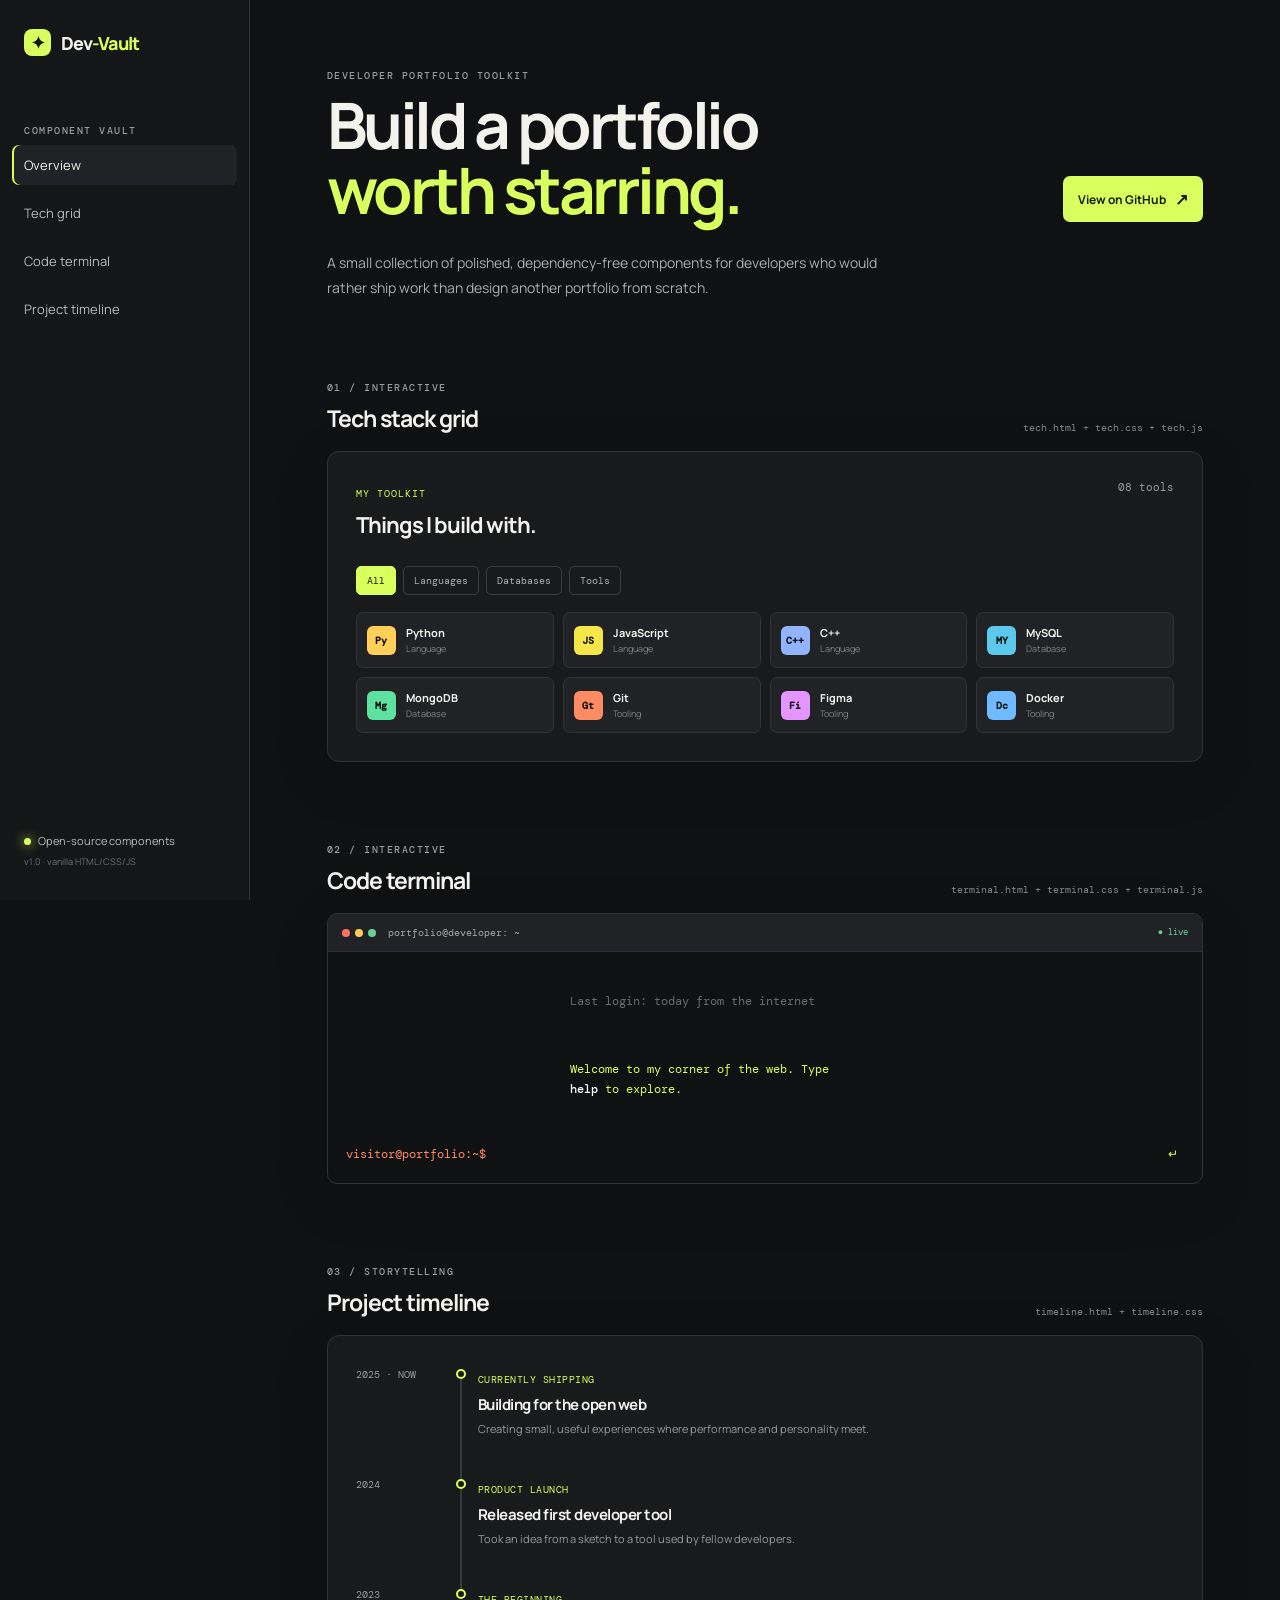
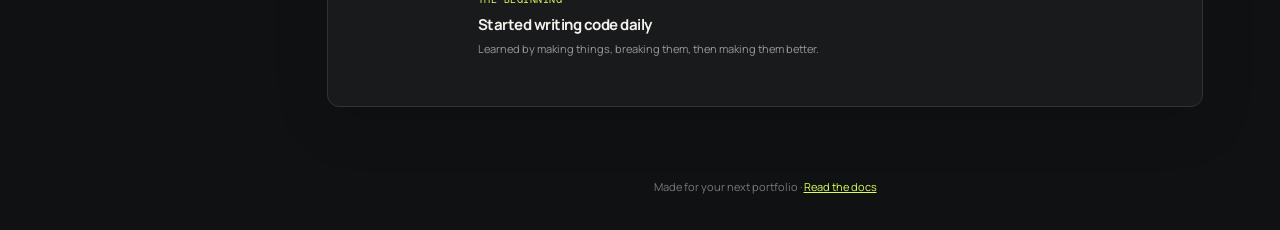
<file: index.html>
<!doctype html>
<html lang="en">
    <head>
        <meta charset="UTF-8" />
        <meta name="viewport" content="width=device-width, initial-scale=1.0" />
        <meta
            name="description"
            content="A preview gallery of plug-and-play developer portfolio UI components."
        />
        <title>Dev Vault · Portfolio Components</title>
        <link rel="preconnect" href="https://fonts.googleapis.com" />
        <link rel="preconnect" href="https://fonts.gstatic.com" crossorigin />
        <link
            href="https://fonts.googleapis.com/css2?family=DM+Mono:wght@400;500&family=Manrope:wght@400;500;600;700;800&display=swap"
            rel="stylesheet"
        />
        <link rel="stylesheet" href="style.css" />
        <link rel="stylesheet" href="components/tech-grid/tech.css" />
        <link rel="stylesheet" href="components/code-terminal/terminal.css" />
        <link
            rel="stylesheet"
            href="components/project-timeline/timeline.css"
        />
    </head>
    <body>
        <div class="dashboard-shell">
            <aside class="sidebar">
                <a class="brand" href="#top" aria-label="Dev Vault home"
                    ><span class="brand-mark">✦</span
                    ><span>Dev<span>-Vault</span></span></a
                >
                <nav aria-label="Component navigation">
                    <p class="nav-label">Component vault</p>
                    <a class="nav-link active" href="#top">Overview</a>
                    <a class="nav-link" href="#tech-grid">Tech grid</a>
                    <a class="nav-link" href="#terminal">Code terminal</a>
                    <a class="nav-link" href="#timeline">Project timeline</a>
                </nav>
                <div class="sidebar-bottom">
                    <span class="status-dot"></span> Open-source components<br /><small
                        >v1.0 · vanilla HTML/CSS/JS</small
                    >
                </div>
            </aside>

            <main id="top" class="content">
                <header class="hero">
                    <div>
                        <p class="eyebrow">Developer portfolio toolkit</p>
                        <h1>Build a portfolio<br /><em>worth starring.</em></h1>
                    </div>
                    <a
                        class="button button-primary"
                        href="https://github.com/"
                        target="_blank"
                        rel="noreferrer"
                        >View on GitHub <span>↗</span></a
                    >
                </header>
                <p class="intro">
                    A small collection of polished, dependency-free components
                    for developers who would rather ship work than design
                    another portfolio from scratch.
                </p>

                <section id="tech-grid" class="component-section">
                    <div class="section-heading">
                        <div>
                            <p class="eyebrow">01 / Interactive</p>
                            <h2>Tech stack grid</h2>
                        </div>
                        <span class="file-tag"
                            >tech.html + tech.css + tech.js</span
                        >
                    </div>
                    <div class="preview-card tech-grid-component">
                        <div class="tech-grid-header">
                            <div>
                                <span class="component-kicker">My toolkit</span>
                                <h3>Things I build with.</h3>
                            </div>
                            <span class="tech-count">08 tools</span>
                        </div>
                        <div
                            class="tech-filters"
                            role="group"
                            aria-label="Filter technologies"
                        >
                            <button
                                class="tech-filter is-active"
                                data-filter="all"
                            >
                                All</button
                            ><button class="tech-filter" data-filter="language">
                                Languages</button
                            ><button class="tech-filter" data-filter="database">
                                Databases</button
                            ><button class="tech-filter" data-filter="tool">
                                Tools
                            </button>
                        </div>
                        <div class="tech-cards">
                            <article class="tech-card" data-category="language">
                                <span class="tech-icon python">Py</span>
                                <div>
                                    <h4>Python</h4>
                                    <p>Language</p>
                                </div>
                            </article>
                            <article class="tech-card" data-category="language">
                                <span class="tech-icon javascript">JS</span>
                                <div>
                                    <h4>JavaScript</h4>
                                    <p>Language</p>
                                </div>
                            </article>
                            <article class="tech-card" data-category="language">
                                <span class="tech-icon cpp">C++</span>
                                <div>
                                    <h4>C++</h4>
                                    <p>Language</p>
                                </div>
                            </article>
                            <article class="tech-card" data-category="database">
                                <span class="tech-icon mysql">MY</span>
                                <div>
                                    <h4>MySQL</h4>
                                    <p>Database</p>
                                </div>
                            </article>
                            <article class="tech-card" data-category="database">
                                <span class="tech-icon mongo">Mg</span>
                                <div>
                                    <h4>MongoDB</h4>
                                    <p>Database</p>
                                </div>
                            </article>
                            <article class="tech-card" data-category="tool">
                                <span class="tech-icon git">Gt</span>
                                <div>
                                    <h4>Git</h4>
                                    <p>Tooling</p>
                                </div>
                            </article>
                            <article class="tech-card" data-category="tool">
                                <span class="tech-icon figma">Fi</span>
                                <div>
                                    <h4>Figma</h4>
                                    <p>Tooling</p>
                                </div>
                            </article>
                            <article class="tech-card" data-category="tool">
                                <span class="tech-icon docker">Dc</span>
                                <div>
                                    <h4>Docker</h4>
                                    <p>Tooling</p>
                                </div>
                            </article>
                        </div>
                    </div>
                </section>

                <section id="terminal" class="component-section">
                    <div class="section-heading">
                        <div>
                            <p class="eyebrow">02 / Interactive</p>
                            <h2>Code terminal</h2>
                        </div>
                        <span class="file-tag"
                            >terminal.html + terminal.css + terminal.js</span
                        >
                    </div>
                    <div class="preview-card terminal-component">
                        <div class="terminal-bar">
                            <div class="window-dots"><i></i><i></i><i></i></div>
                            <span>portfolio@developer: ~</span
                            ><span class="terminal-live">● live</span>
                        </div>
                        <div
                            id="terminal-log"
                            class="terminal-log"
                            aria-live="polite"
                        >
                            <p>
                                <span class="terminal-muted"
                                    >Last login: today from the internet</span
                                >
                            </p>
                            <p>
                                Welcome to my corner of the web. Type
                                <strong>help</strong> to explore.
                            </p>
                        </div>
                        <form id="terminal-form" class="terminal-input">
                            <label for="terminal-command"
                                >visitor@portfolio:~$</label
                            ><input
                                id="terminal-command"
                                autocomplete="off"
                                autofocus
                                aria-label="Terminal command"
                            /><button aria-label="Run command" type="submit">
                                ↵
                            </button>
                        </form>
                    </div>
                </section>

                <section id="timeline" class="component-section">
                    <div class="section-heading">
                        <div>
                            <p class="eyebrow">03 / Storytelling</p>
                            <h2>Project timeline</h2>
                        </div>
                        <span class="file-tag"
                            >timeline.html + timeline.css</span
                        >
                    </div>
                    <div class="preview-card timeline-component">
                        <ol class="timeline-list">
                            <li>
                                <div class="timeline-date">2025 · NOW</div>
                                <div class="timeline-dot"></div>
                                <div class="timeline-entry">
                                    <span class="entry-label"
                                        >Currently shipping</span
                                    >
                                    <h3>Building for the open web</h3>
                                    <p>
                                        Creating small, useful experiences where
                                        performance and personality meet.
                                    </p>
                                </div>
                            </li>
                            <li>
                                <div class="timeline-date">2024</div>
                                <div class="timeline-dot"></div>
                                <div class="timeline-entry">
                                    <span class="entry-label"
                                        >Product launch</span
                                    >
                                    <h3>Released first developer tool</h3>
                                    <p>
                                        Took an idea from a sketch to a tool
                                        used by fellow developers.
                                    </p>
                                </div>
                            </li>
                            <li>
                                <div class="timeline-date">2023</div>
                                <div class="timeline-dot"></div>
                                <div class="timeline-entry">
                                    <span class="entry-label"
                                        >The beginning</span
                                    >
                                    <h3>Started writing code daily</h3>
                                    <p>
                                        Learned by making things, breaking them,
                                        then making them better.
                                    </p>
                                </div>
                            </li>
                        </ol>
                    </div>
                </section>
                <footer>
                    Made for your next portfolio ·
                    <a href="README.md">Read the docs</a>
                </footer>
            </main>
        </div>
        <script src="components/tech-grid/tech.js"></script>
        <script src="components/code-terminal/terminal.js"></script>
    </body>
</html>
</file>
<file: style.css>
:root { --bg:#101112; --panel:#191a1c; --panel-2:#202225; --text:#f4f2ed; --muted:#999b9d; --line:#303235; --accent:#d8ff5e; --accent-dark:#273000; --orange:#ff8b63; }
* { box-sizing:border-box; } html { scroll-behavior:smooth; } body { margin:0; color:var(--text); background:var(--bg); font-family:Manrope,Arial,sans-serif; } .dashboard-shell { display:grid; grid-template-columns:250px minmax(0,1fr); min-height:100vh; } .sidebar { position:sticky; top:0; height:100vh; display:flex; flex-direction:column; padding:29px 24px; border-right:1px solid var(--line); background:#151617; } .brand { display:flex; gap:10px; align-items:center; color:var(--text); text-decoration:none; font-weight:800; letter-spacing:-1px; font-size:18px; } .brand span span { color:var(--accent); } .brand-mark { display:grid; place-items:center; width:27px; height:27px; color:#151617; background:var(--accent); border-radius:8px; font-size:17px; } nav { margin-top:69px; } .nav-label,.eyebrow { margin:0; font:500 10px/1.2 "DM Mono",monospace; text-transform:uppercase; letter-spacing:1.5px; color:var(--muted); } .nav-link { display:block; padding:11px 12px; margin:8px -12px; border-radius:7px; color:#b8b9bb; font-size:13px; text-decoration:none; transition:.2s; } .nav-link:hover,.nav-link.active { color:var(--text); background:var(--panel-2); } .nav-link.active { box-shadow:inset 2px 0 var(--accent); } .sidebar-bottom { margin-top:auto; color:#b8b9bb; font-size:11px; line-height:1.8; } .sidebar-bottom small { color:#6e7074; } .status-dot { display:inline-block; width:7px; height:7px; margin-right:5px; border-radius:50%; background:var(--accent); box-shadow:0 0 12px var(--accent); } .content { width:min(1120px,100%); padding:70px clamp(28px,6vw,88px) 36px; } .hero { display:flex; align-items:flex-end; justify-content:space-between; gap:24px; } h1 { margin:11px 0 0; font-size:clamp(38px,5vw,64px); line-height:1.01; letter-spacing:-3.5px; } h1 em { color:var(--accent); font-style:normal; } .button { display:inline-flex; align-items:center; gap:9px; white-space:nowrap; padding:12px 15px; border-radius:7px; text-decoration:none; font-size:12px; font-weight:700; } .button-primary { background:var(--accent); color:#1a1c12; } .button span { font-size:16px; } .intro { max-width:570px; margin:29px 0 0; color:#aaacae; font-size:14px; line-height:1.75; } .component-section { padding-top:82px; scroll-margin-top:12px; } .section-heading { display:flex; justify-content:space-between; align-items:end; gap:15px; margin-bottom:17px; } h2 { margin:8px 0 0; font-size:23px; letter-spacing:-1px; } .file-tag { color:#85878a; font:10px "DM Mono",monospace; } .preview-card { overflow:hidden; border:1px solid var(--line); border-radius:12px; background:var(--panel); box-shadow:0 15px 55px #00000020; } footer { padding:72px 0 0; color:#77797c; font-size:11px; text-align:center; } footer a { color:var(--accent); } @media (max-width:720px) { .dashboard-shell { display:block; } .sidebar { position:static; height:auto; padding:19px 20px; border-right:0; border-bottom:1px solid var(--line); } nav { display:none; } .sidebar-bottom { display:none; } .content { padding:46px 20px 28px; } .hero { align-items:flex-start; flex-direction:column; } h1 { letter-spacing:-2.5px; } .component-section { padding-top:58px; } .section-heading { align-items:flex-start; flex-direction:column; } }
</file>
<file: components/tech-grid/tech.css>
.tech-grid-component { padding:28px; color:#f4f2ed; background:#191a1c; font-family:Manrope,Arial,sans-serif; } .tech-grid-header { display:flex; justify-content:space-between; align-items:start; } .component-kicker { color:#d8ff5e; font:10px "DM Mono",monospace; text-transform:uppercase; letter-spacing:1px; } .tech-grid-header h3 { margin:8px 0 0; font-size:22px; letter-spacing:-1px; } .tech-count { color:#999b9d; font:11px "DM Mono",monospace; } .tech-filters { display:flex; flex-wrap:wrap; gap:7px; margin:26px 0 17px; } .tech-filter { padding:7px 10px; border:1px solid #3a3c3e; border-radius:5px; color:#adafb1; background:transparent; cursor:pointer; font:10px "DM Mono",monospace; transition:.2s; } .tech-filter:hover,.tech-filter.is-active { border-color:#d8ff5e; color:#1d210f; background:#d8ff5e; } .tech-cards { display:grid; grid-template-columns:repeat(4,1fr); gap:9px; } .tech-card { display:flex; gap:10px; align-items:center; min-width:0; padding:12px 10px; border:1px solid #313336; border-radius:7px; background:#202225; transition:opacity .25s ease, transform .25s ease; } .tech-card.is-hidden { display:none; opacity:0; transform:scale(.96); } .tech-icon { display:grid; flex:0 0 29px; place-items:center; width:29px; height:29px; border-radius:6px; color:#101112; font:700 10px "DM Mono",monospace; } .python { background:#ffcf5a; } .javascript { background:#f5e748; } .cpp { background:#92b4ff; } .mysql { background:#5cc9ec; } .mongo { background:#5ee2a1; } .git { background:#ff8b63; } .figma { background:#e495ff; } .docker { background:#70bbff; } .tech-card h4 { overflow:hidden; margin:0; font-size:11px; text-overflow:ellipsis; white-space:nowrap; } .tech-card p { margin:2px 0 0; color:#818386; font-size:9px; } @media (max-width:620px) { .tech-grid-component { padding:20px; } .tech-cards { grid-template-columns:repeat(2,1fr); } }
</file>
<file: components/code-terminal/terminal.css>
.terminal-component { overflow:hidden; color:#d8ff5e; border:1px solid #313336; border-radius:10px; background:#101112; font:12px/1.7 "DM Mono",Consolas,monospace; } .terminal-bar { display:flex; align-items:center; gap:12px; padding:10px 14px; border-bottom:1px solid #2c2e30; color:#aaa; background:#202225; font-size:10px; } .window-dots { display:flex; gap:5px; } .window-dots i { display:block; width:8px; height:8px; border-radius:50%; background:#ff735e; } .window-dots i:nth-child(2) { background:#ffcd57; } .window-dots i:nth-child(3) { background:#66d190; } .terminal-live { margin-left:auto; color:#66d190; font-size:9px; } .terminal-log { min-height:156px; max-height:280px; padding:18px 18px 6px; overflow-y:auto; } .terminal-log p { margin:0 0 7px; white-space:pre-wrap; } .terminal-log strong { color:#fff; font-weight:500; } .terminal-muted { color:#696c6e; } .terminal-input { display:flex; gap:8px; align-items:center; padding:10px 18px 18px; } .terminal-input label { white-space:nowrap; color:#ff8b63; } .terminal-input input { min-width:0; flex:1; border:0; outline:0; color:#f4f2ed; background:transparent; font:inherit; } .terminal-input button { border:0; color:#d8ff5e; background:transparent; cursor:pointer; font:inherit; }
</file>
<file: components/project-timeline/timeline.css>
.timeline-component { padding:30px 28px 10px; color:#f4f2ed; background:#191a1c; font-family:Manrope,Arial,sans-serif; } .timeline-list { margin:0; padding:0; list-style:none; } .timeline-list li { display:grid; grid-template-columns:100px 22px 1fr; min-height:110px; } .timeline-date { padding-top:2px; color:#999b9d; font:10px "DM Mono",monospace; } .timeline-dot { position:relative; width:10px; height:10px; margin-top:3px; border:2px solid #d8ff5e; border-radius:50%; background:#191a1c; z-index:1; } .timeline-dot::after { position:absolute; top:8px; left:2px; width:2px; height:102px; background:#36383a; content:""; } .timeline-list li:last-child .timeline-dot::after { display:none; } .timeline-entry { padding:0 0 24px; } .entry-label { color:#d8ff5e; font:10px "DM Mono",monospace; text-transform:uppercase; letter-spacing:.5px; } .timeline-entry h3 { margin:6px 0 5px; font-size:15px; letter-spacing:-.5px; } .timeline-entry p { max-width:470px; margin:0; color:#97999b; font-size:11px; line-height:1.65; } @media (max-width:500px) { .timeline-component { padding:24px 18px 5px; } .timeline-list li { grid-template-columns:70px 20px 1fr; } .timeline-date { font-size:9px; } }
</file>
